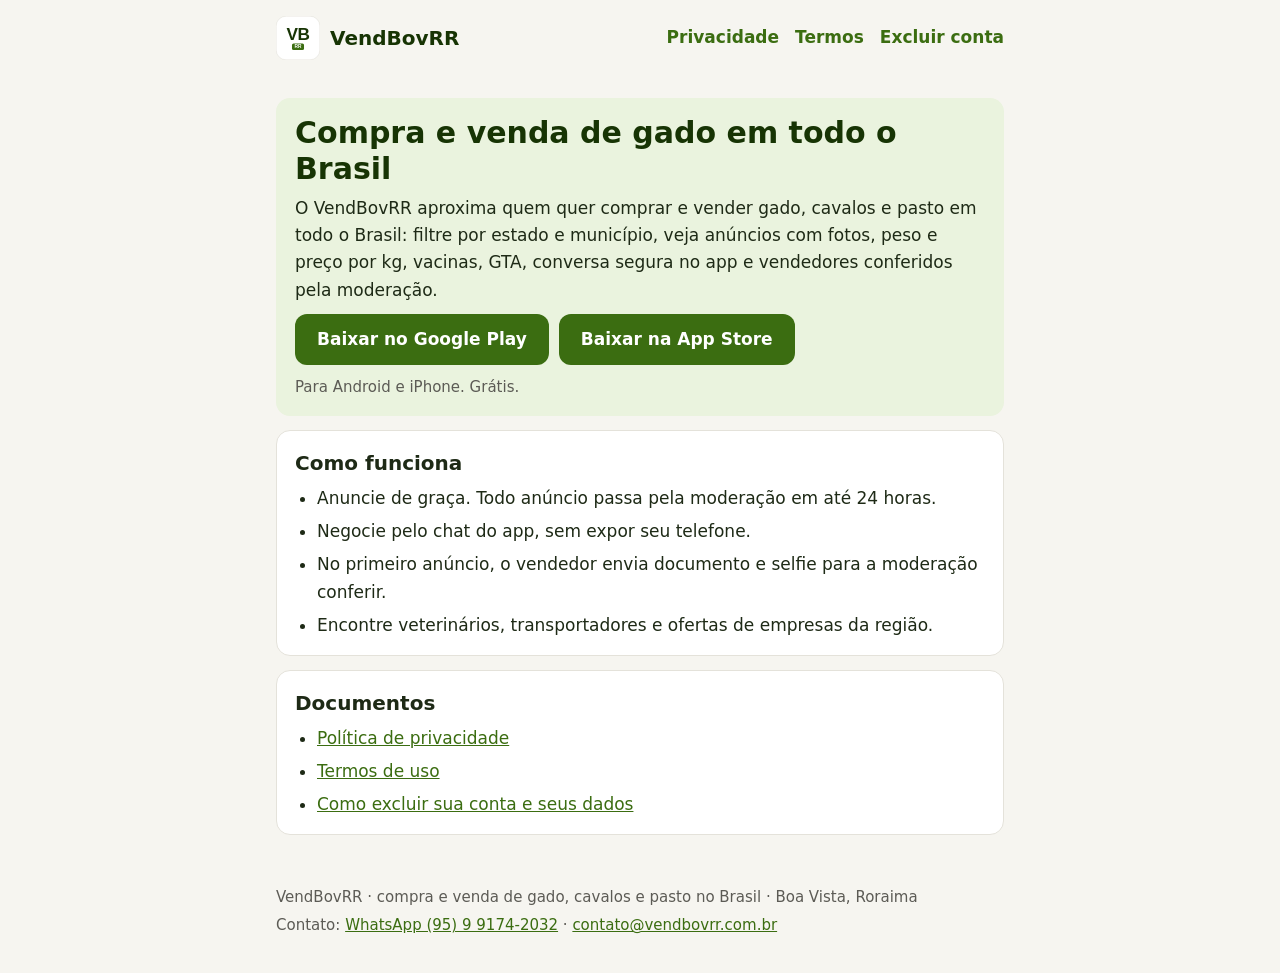
<file: index.html>
<!doctype html>
<html lang="pt-BR">
<head>
<meta charset="utf-8">
<meta name="viewport" content="width=device-width, initial-scale=1">
<title>VendBovRR</title>
<meta name="description" content="Aplicativo de compra e venda de gado, cavalos e aluguel de pasto em todo o Brasil.">
<link rel="icon" href="logo.svg" type="image/svg+xml">
<link rel="stylesheet" href="estilo.css">
</head>
<body>
<header>
  <a class="marca" href="index.html"><svg viewBox="0 0 1024 1024" aria-hidden="true" class="logo"><rect x="4" y="4" width="1016" height="1016" rx="230" fill="#ffffff" stroke="#D3D1C7" stroke-width="8"/><text x="512" y="560" text-anchor="middle" font-family="Arial, Helvetica, sans-serif" font-size="400" font-weight="700" fill="#173404" letter-spacing="-12">VB</text><rect x="372" y="640" width="280" height="150" rx="36" fill="#3B6D11"/><text x="512" y="756" text-anchor="middle" font-family="Arial, Helvetica, sans-serif" font-size="112" font-weight="700" fill="#ffffff">RR</text></svg><span>VendBovRR</span></a>
  <nav aria-label="Páginas">
    <a href="privacidade.html">Privacidade</a>
    <a href="termos.html">Termos</a>
    <a href="excluir-conta.html">Excluir conta</a>
  </nav>
</header>
<main>
  <section class="destaque">
    <h1>Compra e venda de gado em todo o Brasil</h1>
    <p>O VendBovRR aproxima quem quer comprar e vender gado, cavalos e pasto em todo o Brasil: filtre por estado e município, veja anúncios com fotos, peso e preço por kg, vacinas, GTA, conversa segura no app e vendedores conferidos pela moderação.</p>
    <p class="lojas"><a class="botao-loja" data-loja="play" href="https://play.google.com/store/apps/details?id=br.com.vendbovrr.app">Baixar no Google Play</a> <a class="botao-loja" data-loja="apple" href="https://apps.apple.com/br/app/id6834629977">Baixar na App Store</a></p>
    <p class="nota">Para Android e iPhone. Grátis.</p>
  </section>
<script>
(function () {
  var ua = navigator.userAgent || '';
  var android = /Android/i.test(ua);
  var ios = /iPhone|iPad|iPod/i.test(ua) || (/Macintosh/.test(ua) && navigator.maxTouchPoints > 1);
  var q = new URLSearchParams(location.search);
  var ref = [];
  ['utm_source', 'utm_medium', 'utm_campaign', 'utm_content'].forEach(function (k) { if (q.get(k)) ref.push(k + '=' + q.get(k)); });
  if (!ref.length) ref.push('utm_source=' + (document.body.dataset.origem || 'site'));
  var play = 'https://play.google.com/store/apps/details?id=br.com.vendbovrr.app&referrer=' + encodeURIComponent(ref.join('&'));
  var playApp = 'intent://details?id=br.com.vendbovrr.app&referrer=' + encodeURIComponent(ref.join('&')) +
    '#Intent;scheme=market;package=com.android.vending;S.browser_fallback_url=' + encodeURIComponent(play) + ';end';
  var appstore = 'https://apps.apple.com/br/app/id6834629977';
  window.VB_LOJA = { android: android, ios: ios, play: play, playApp: playApp, appstore: appstore };
  document.querySelectorAll('[data-loja="play"]').forEach(function (a) { a.href = android ? playApp : play; if (ios) a.hidden = true; });
  document.querySelectorAll('[data-loja="apple"]').forEach(function (a) { if (android) a.hidden = true; });
  document.querySelectorAll('[data-so-computador]').forEach(function (e) { if (android || ios) e.hidden = true; });
})();
</script>
  <section>
    <h2>Como funciona</h2>
    <ul>
      <li>Anuncie de graça. Todo anúncio passa pela moderação em até 24 horas.</li>
      <li>Negocie pelo chat do app, sem expor seu telefone.</li>
      <li>No primeiro anúncio, o vendedor envia documento e selfie para a moderação conferir.</li>
      <li>Encontre veterinários, transportadores e ofertas de empresas da região.</li>
    </ul>
  </section>
  <section>
    <h2>Documentos</h2>
    <ul>
      <li><a href="privacidade.html">Política de privacidade</a></li>
      <li><a href="termos.html">Termos de uso</a></li>
      <li><a href="excluir-conta.html">Como excluir sua conta e seus dados</a></li>
    </ul>
  </section>
</main>
<footer>
  <p>VendBovRR · compra e venda de gado, cavalos e pasto no Brasil · Boa Vista, Roraima</p>
  <p>Contato: <a href="https://wa.me/5595991742032">WhatsApp (95) 9 9174-2032</a> · <a href="mailto:contato@vendbovrr.com.br">contato@vendbovrr.com.br</a></p>
</footer>
</body>
</html>
</file>
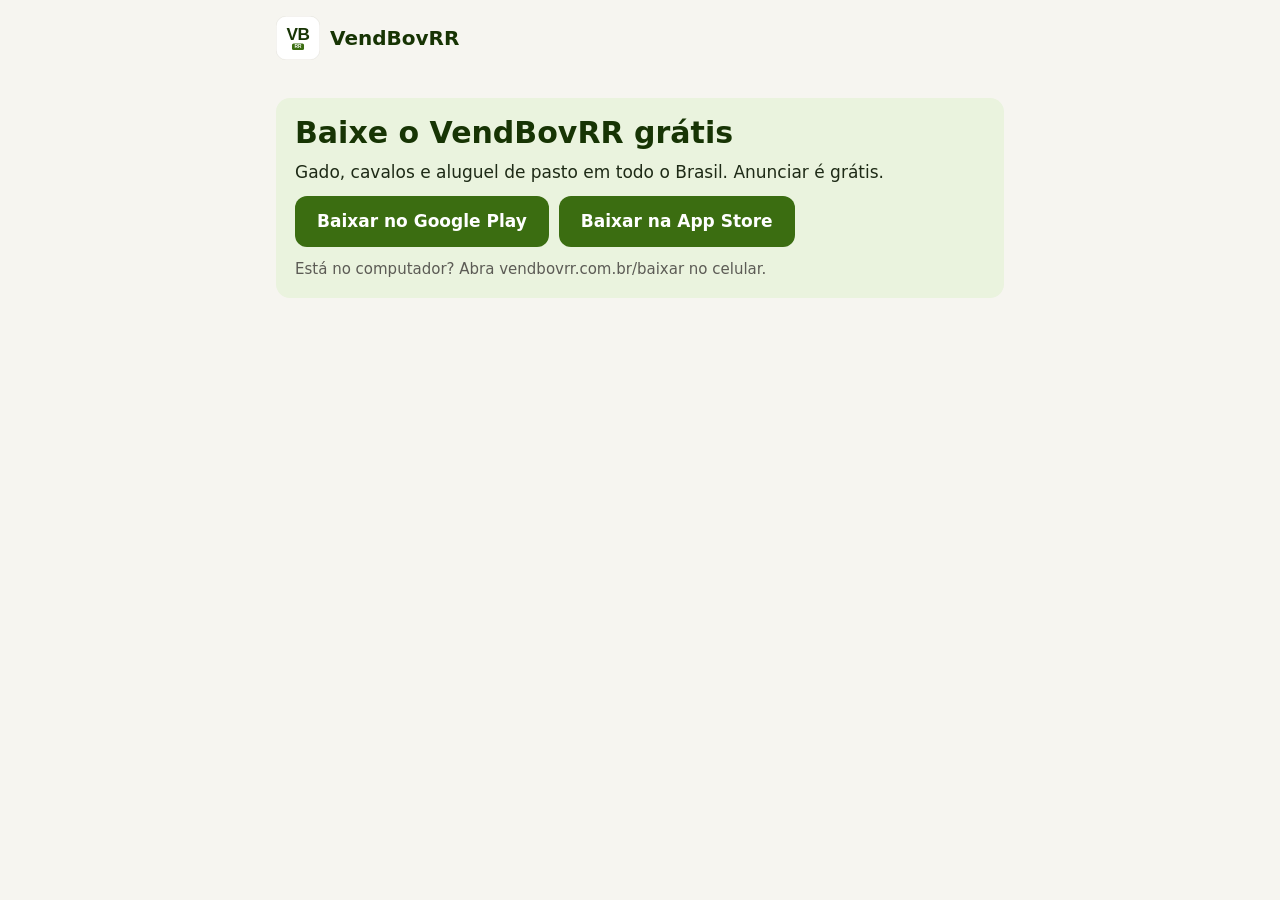
<file: baixar/index.html>
<!doctype html>
<html lang="pt-BR">
<head>
<meta charset="utf-8">
<meta name="viewport" content="width=device-width, initial-scale=1">
<base href="/">
<title>Baixar o VendBovRR</title>
<meta name="description" content="Baixe grátis o VendBovRR, app de compra e venda de gado, cavalos e pasto em todo o Brasil. Android e iPhone.">
<link rel="icon" href="logo.svg" type="image/svg+xml">
<link rel="stylesheet" href="estilo.css">
</head>
<body data-origem="baixar">
<header>
  <a class="marca" href="index.html"><svg viewBox="0 0 1024 1024" aria-hidden="true" class="logo"><rect x="4" y="4" width="1016" height="1016" rx="230" fill="#ffffff" stroke="#D3D1C7" stroke-width="8"/><text x="512" y="560" text-anchor="middle" font-family="Arial, Helvetica, sans-serif" font-size="400" font-weight="700" fill="#173404" letter-spacing="-12">VB</text><rect x="372" y="640" width="280" height="150" rx="36" fill="#3B6D11"/><text x="512" y="756" text-anchor="middle" font-family="Arial, Helvetica, sans-serif" font-size="112" font-weight="700" fill="#ffffff">RR</text></svg><span>VendBovRR</span></a>
</header>
<main>
  <section class="destaque">
    <h1>Baixe o VendBovRR grátis</h1>
    <p>Gado, cavalos e aluguel de pasto em todo o Brasil. Anunciar é grátis.</p>
    <p class="lojas"><a class="botao-loja" data-loja="play" href="https://play.google.com/store/apps/details?id=br.com.vendbovrr.app">Baixar no Google Play</a> <a class="botao-loja" data-loja="apple" href="https://apps.apple.com/br/app/id6834629977">Baixar na App Store</a></p>
    <p class="nota" id="abrindo" hidden>Abrindo a loja do seu celular... Se não abrir, toque no botão acima.</p>
    <p class="nota" data-so-computador>Está no computador? Abra vendbovrr.com.br/baixar no celular.</p>
  </section>
</main>
<script>
(function () {
  var ua = navigator.userAgent || '';
  var android = /Android/i.test(ua);
  var ios = /iPhone|iPad|iPod/i.test(ua) || (/Macintosh/.test(ua) && navigator.maxTouchPoints > 1);
  var q = new URLSearchParams(location.search);
  var ref = [];
  ['utm_source', 'utm_medium', 'utm_campaign', 'utm_content'].forEach(function (k) { if (q.get(k)) ref.push(k + '=' + q.get(k)); });
  if (!ref.length) ref.push('utm_source=' + (document.body.dataset.origem || 'site'));
  var play = 'https://play.google.com/store/apps/details?id=br.com.vendbovrr.app&referrer=' + encodeURIComponent(ref.join('&'));
  var playApp = 'intent://details?id=br.com.vendbovrr.app&referrer=' + encodeURIComponent(ref.join('&')) +
    '#Intent;scheme=market;package=com.android.vending;S.browser_fallback_url=' + encodeURIComponent(play) + ';end';
  var appstore = 'https://apps.apple.com/br/app/id6834629977';
  window.VB_LOJA = { android: android, ios: ios, play: play, playApp: playApp, appstore: appstore };
  document.querySelectorAll('[data-loja="play"]').forEach(function (a) { a.href = android ? playApp : play; if (ios) a.hidden = true; });
  document.querySelectorAll('[data-loja="apple"]').forEach(function (a) { if (android) a.hidden = true; });
  document.querySelectorAll('[data-so-computador]').forEach(function (e) { if (android || ios) e.hidden = true; });
})();
</script>
<script>
(function () {
  var l = window.VB_LOJA;
  if (!l || !(l.android || l.ios)) return;
  document.getElementById('abrindo').hidden = false;
  location.href = l.android ? l.playApp : l.appstore;
})();
</script>
</body>
</html>
</file>
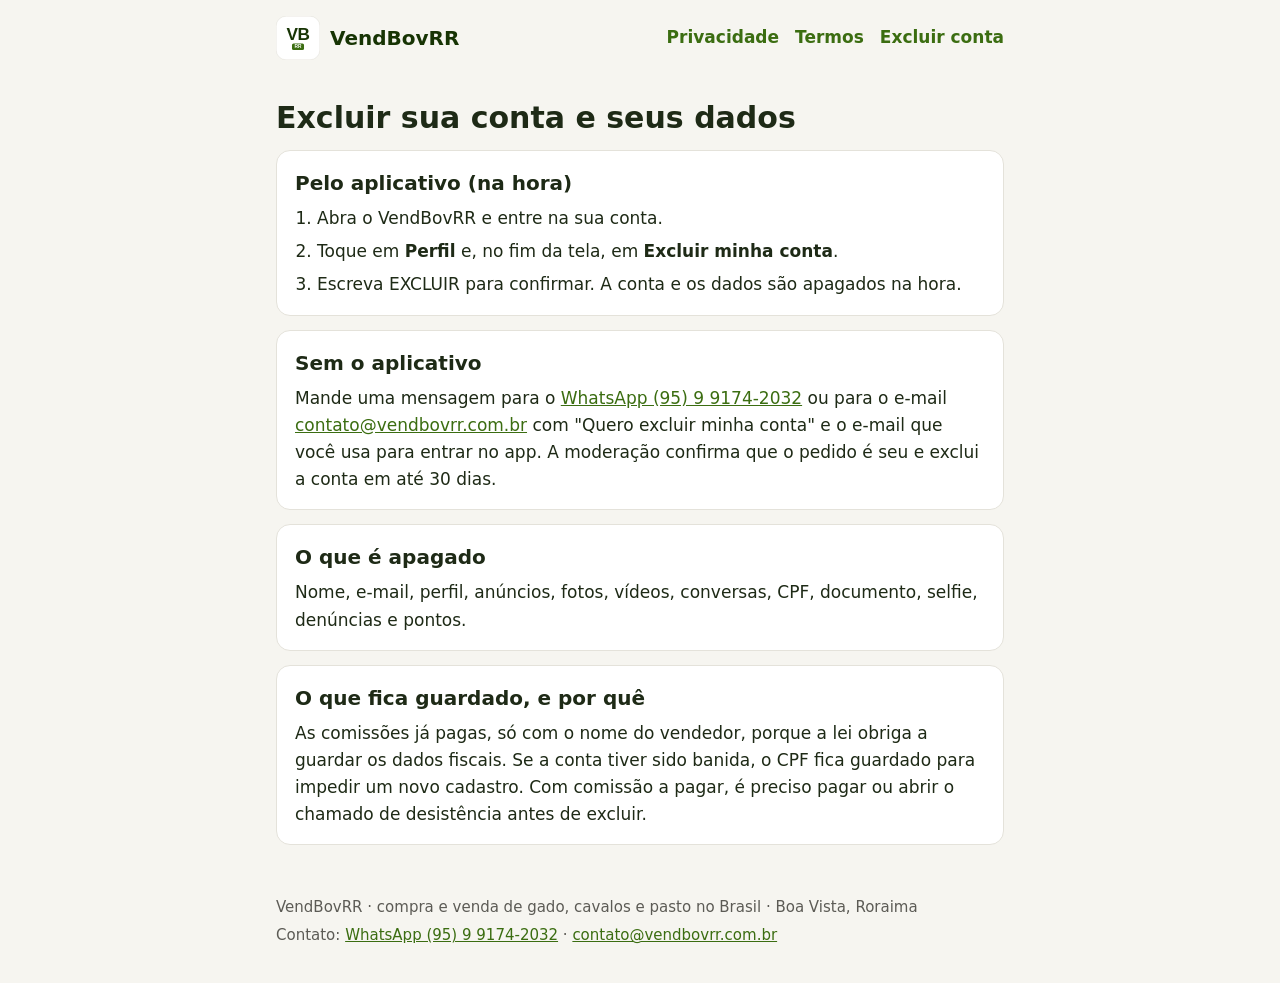
<file: excluir-conta.html>
<!doctype html>
<html lang="pt-BR">
<head>
<meta charset="utf-8">
<meta name="viewport" content="width=device-width, initial-scale=1">
<title>Excluir conta · VendBovRR</title>
<meta name="description" content="Como pedir a exclusão da sua conta e dos seus dados no VendBovRR.">
<link rel="icon" href="logo.svg" type="image/svg+xml">
<link rel="stylesheet" href="estilo.css">
</head>
<body>
<header>
  <a class="marca" href="index.html"><svg viewBox="0 0 1024 1024" aria-hidden="true" class="logo"><rect x="4" y="4" width="1016" height="1016" rx="230" fill="#ffffff" stroke="#D3D1C7" stroke-width="8"/><text x="512" y="560" text-anchor="middle" font-family="Arial, Helvetica, sans-serif" font-size="400" font-weight="700" fill="#173404" letter-spacing="-12">VB</text><rect x="372" y="640" width="280" height="150" rx="36" fill="#3B6D11"/><text x="512" y="756" text-anchor="middle" font-family="Arial, Helvetica, sans-serif" font-size="112" font-weight="700" fill="#ffffff">RR</text></svg><span>VendBovRR</span></a>
  <nav aria-label="Páginas">
    <a href="privacidade.html">Privacidade</a>
    <a href="termos.html">Termos</a>
    <a href="excluir-conta.html">Excluir conta</a>
  </nav>
</header>
<main>
  <h1>Excluir sua conta e seus dados</h1>
  <section>
    <h2>Pelo aplicativo (na hora)</h2>
    <ol>
      <li>Abra o VendBovRR e entre na sua conta.</li>
      <li>Toque em <strong>Perfil</strong> e, no fim da tela, em <strong>Excluir minha conta</strong>.</li>
      <li>Escreva EXCLUIR para confirmar. A conta e os dados são apagados na hora.</li>
    </ol>
  </section>
  <section>
    <h2>Sem o aplicativo</h2>
    <p>Mande uma mensagem para o <a href="https://wa.me/5595991742032">WhatsApp (95) 9 9174-2032</a> ou para o e-mail <a href="mailto:contato@vendbovrr.com.br">contato@vendbovrr.com.br</a> com "Quero excluir minha conta" e o e-mail que você usa para entrar no app. A moderação confirma que o pedido é seu e exclui a conta em até 30 dias.</p>
  </section>
  <section>
    <h2>O que é apagado</h2>
    <p>Nome, e-mail, perfil, anúncios, fotos, vídeos, conversas, CPF, documento, selfie, denúncias e pontos.</p>
  </section>
  <section>
    <h2>O que fica guardado, e por quê</h2>
    <p>As comissões já pagas, só com o nome do vendedor, porque a lei obriga a guardar os dados fiscais. Se a conta tiver sido banida, o CPF fica guardado para impedir um novo cadastro. Com comissão a pagar, é preciso pagar ou abrir o chamado de desistência antes de excluir.</p>
  </section>
</main>
<footer>
  <p>VendBovRR · compra e venda de gado, cavalos e pasto no Brasil · Boa Vista, Roraima</p>
  <p>Contato: <a href="https://wa.me/5595991742032">WhatsApp (95) 9 9174-2032</a> · <a href="mailto:contato@vendbovrr.com.br">contato@vendbovrr.com.br</a></p>
</footer>
</body>
</html>
</file>
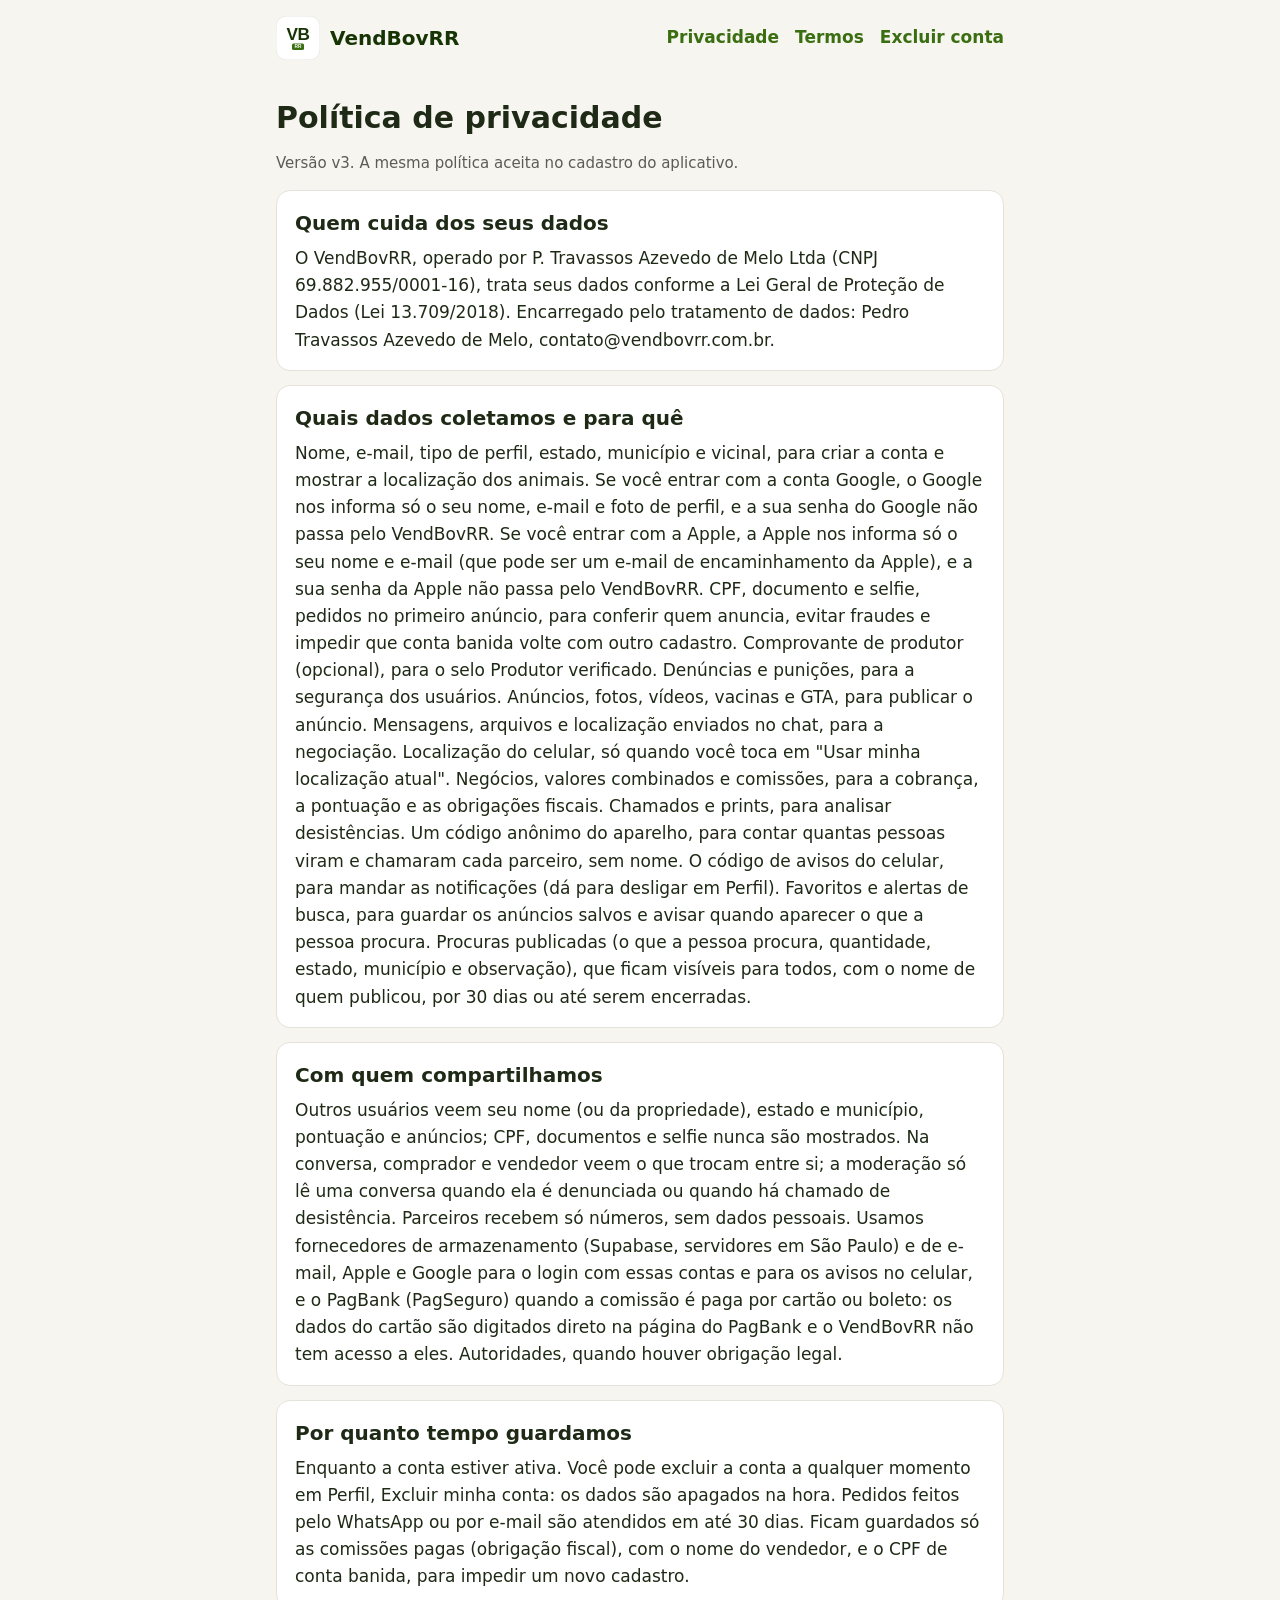
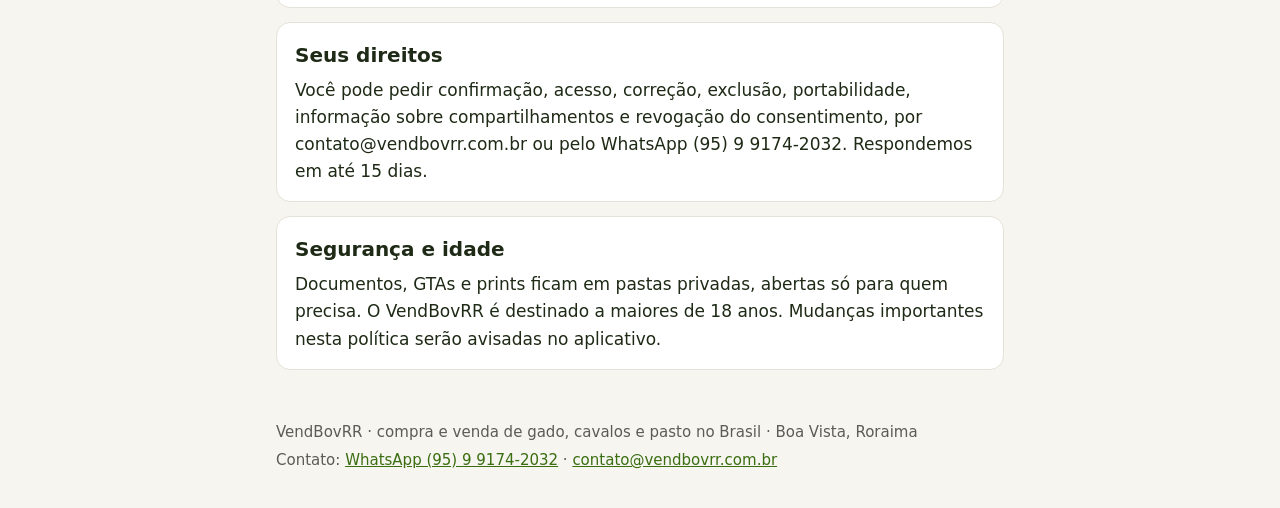
<file: privacidade.html>
<!doctype html>
<html lang="pt-BR">
<head>
<meta charset="utf-8">
<meta name="viewport" content="width=device-width, initial-scale=1">
<title>Política de privacidade · VendBovRR</title>
<meta name="description" content="Como o VendBovRR trata os seus dados, conforme a LGPD.">
<link rel="icon" href="logo.svg" type="image/svg+xml">
<link rel="stylesheet" href="estilo.css">
</head>
<body>
<header>
  <a class="marca" href="index.html"><svg viewBox="0 0 1024 1024" aria-hidden="true" class="logo"><rect x="4" y="4" width="1016" height="1016" rx="230" fill="#ffffff" stroke="#D3D1C7" stroke-width="8"/><text x="512" y="560" text-anchor="middle" font-family="Arial, Helvetica, sans-serif" font-size="400" font-weight="700" fill="#173404" letter-spacing="-12">VB</text><rect x="372" y="640" width="280" height="150" rx="36" fill="#3B6D11"/><text x="512" y="756" text-anchor="middle" font-family="Arial, Helvetica, sans-serif" font-size="112" font-weight="700" fill="#ffffff">RR</text></svg><span>VendBovRR</span></a>
  <nav aria-label="Páginas">
    <a href="privacidade.html">Privacidade</a>
    <a href="termos.html">Termos</a>
    <a href="excluir-conta.html">Excluir conta</a>
  </nav>
</header>
<main>
  <h1>Política de privacidade</h1>
  <p class="nota">Versão v3. A mesma política aceita no cadastro do aplicativo.</p>
  <section>
    <h2>Quem cuida dos seus dados</h2>
    <p>O VendBovRR, operado por P. Travassos Azevedo de Melo Ltda (CNPJ 69.882.955/0001-16), trata seus dados conforme a Lei Geral de Proteção de Dados (Lei 13.709/2018). Encarregado pelo tratamento de dados: Pedro Travassos Azevedo de Melo, contato@vendbovrr.com.br.</p>
  </section>
  <section>
    <h2>Quais dados coletamos e para quê</h2>
    <p>Nome, e-mail, tipo de perfil, estado, município e vicinal, para criar a conta e mostrar a localização dos animais. Se você entrar com a conta Google, o Google nos informa só o seu nome, e-mail e foto de perfil, e a sua senha do Google não passa pelo VendBovRR. Se você entrar com a Apple, a Apple nos informa só o seu nome e e-mail (que pode ser um e-mail de encaminhamento da Apple), e a sua senha da Apple não passa pelo VendBovRR. CPF, documento e selfie, pedidos no primeiro anúncio, para conferir quem anuncia, evitar fraudes e impedir que conta banida volte com outro cadastro. Comprovante de produtor (opcional), para o selo Produtor verificado. Denúncias e punições, para a segurança dos usuários. Anúncios, fotos, vídeos, vacinas e GTA, para publicar o anúncio. Mensagens, arquivos e localização enviados no chat, para a negociação. Localização do celular, só quando você toca em "Usar minha localização atual". Negócios, valores combinados e comissões, para a cobrança, a pontuação e as obrigações fiscais. Chamados e prints, para analisar desistências. Um código anônimo do aparelho, para contar quantas pessoas viram e chamaram cada parceiro, sem nome. O código de avisos do celular, para mandar as notificações (dá para desligar em Perfil). Favoritos e alertas de busca, para guardar os anúncios salvos e avisar quando aparecer o que a pessoa procura. Procuras publicadas (o que a pessoa procura, quantidade, estado, município e observação), que ficam visíveis para todos, com o nome de quem publicou, por 30 dias ou até serem encerradas.</p>
  </section>
  <section>
    <h2>Com quem compartilhamos</h2>
    <p>Outros usuários veem seu nome (ou da propriedade), estado e município, pontuação e anúncios; CPF, documentos e selfie nunca são mostrados. Na conversa, comprador e vendedor veem o que trocam entre si; a moderação só lê uma conversa quando ela é denunciada ou quando há chamado de desistência. Parceiros recebem só números, sem dados pessoais. Usamos fornecedores de armazenamento (Supabase, servidores em São Paulo) e de e-mail, Apple e Google para o login com essas contas e para os avisos no celular, e o PagBank (PagSeguro) quando a comissão é paga por cartão ou boleto: os dados do cartão são digitados direto na página do PagBank e o VendBovRR não tem acesso a eles. Autoridades, quando houver obrigação legal.</p>
  </section>
  <section>
    <h2>Por quanto tempo guardamos</h2>
    <p>Enquanto a conta estiver ativa. Você pode excluir a conta a qualquer momento em Perfil, Excluir minha conta: os dados são apagados na hora. Pedidos feitos pelo WhatsApp ou por e-mail são atendidos em até 30 dias. Ficam guardados só as comissões pagas (obrigação fiscal), com o nome do vendedor, e o CPF de conta banida, para impedir um novo cadastro.</p>
  </section>
  <section>
    <h2>Seus direitos</h2>
    <p>Você pode pedir confirmação, acesso, correção, exclusão, portabilidade, informação sobre compartilhamentos e revogação do consentimento, por contato@vendbovrr.com.br ou pelo WhatsApp (95) 9 9174-2032. Respondemos em até 15 dias.</p>
  </section>
  <section>
    <h2>Segurança e idade</h2>
    <p>Documentos, GTAs e prints ficam em pastas privadas, abertas só para quem precisa. O VendBovRR é destinado a maiores de 18 anos. Mudanças importantes nesta política serão avisadas no aplicativo.</p>
  </section>
</main>
<footer>
  <p>VendBovRR · compra e venda de gado, cavalos e pasto no Brasil · Boa Vista, Roraima</p>
  <p>Contato: <a href="https://wa.me/5595991742032">WhatsApp (95) 9 9174-2032</a> · <a href="mailto:contato@vendbovrr.com.br">contato@vendbovrr.com.br</a></p>
</footer>
</body>
</html>
</file>
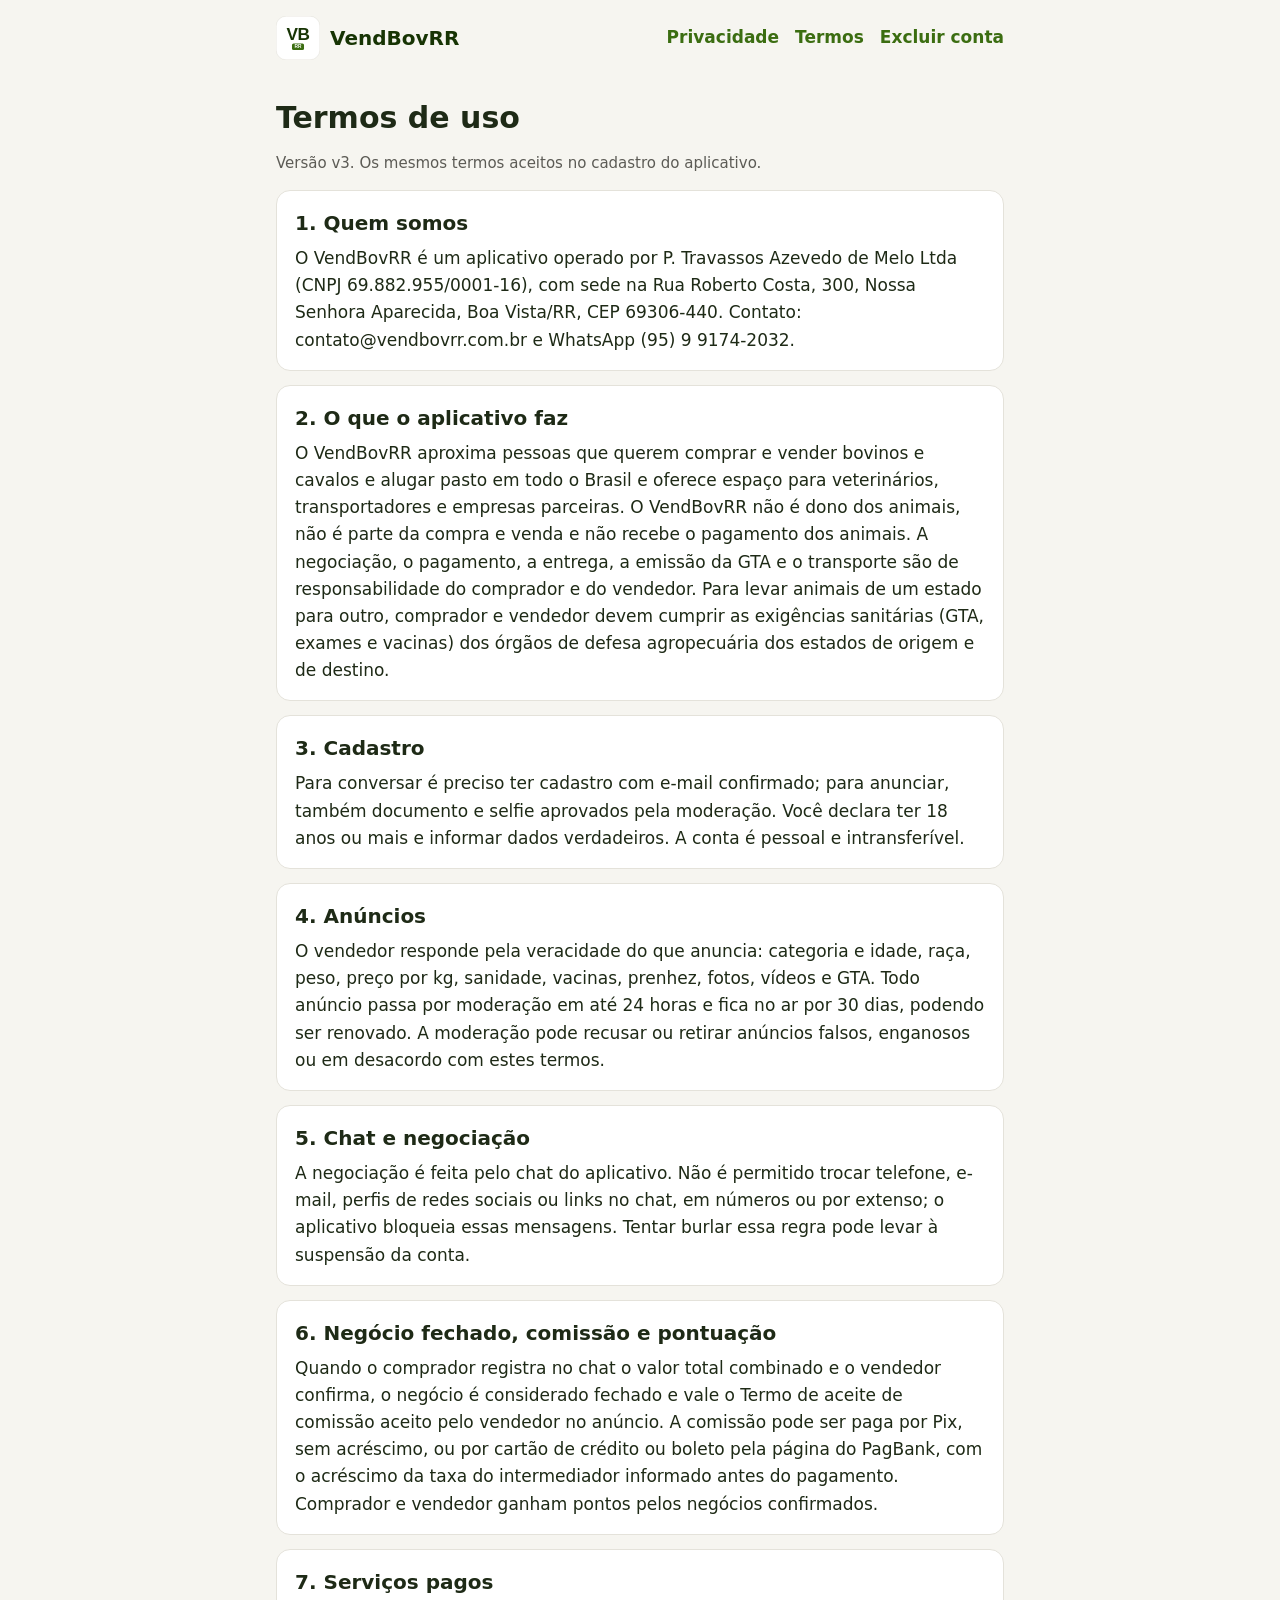
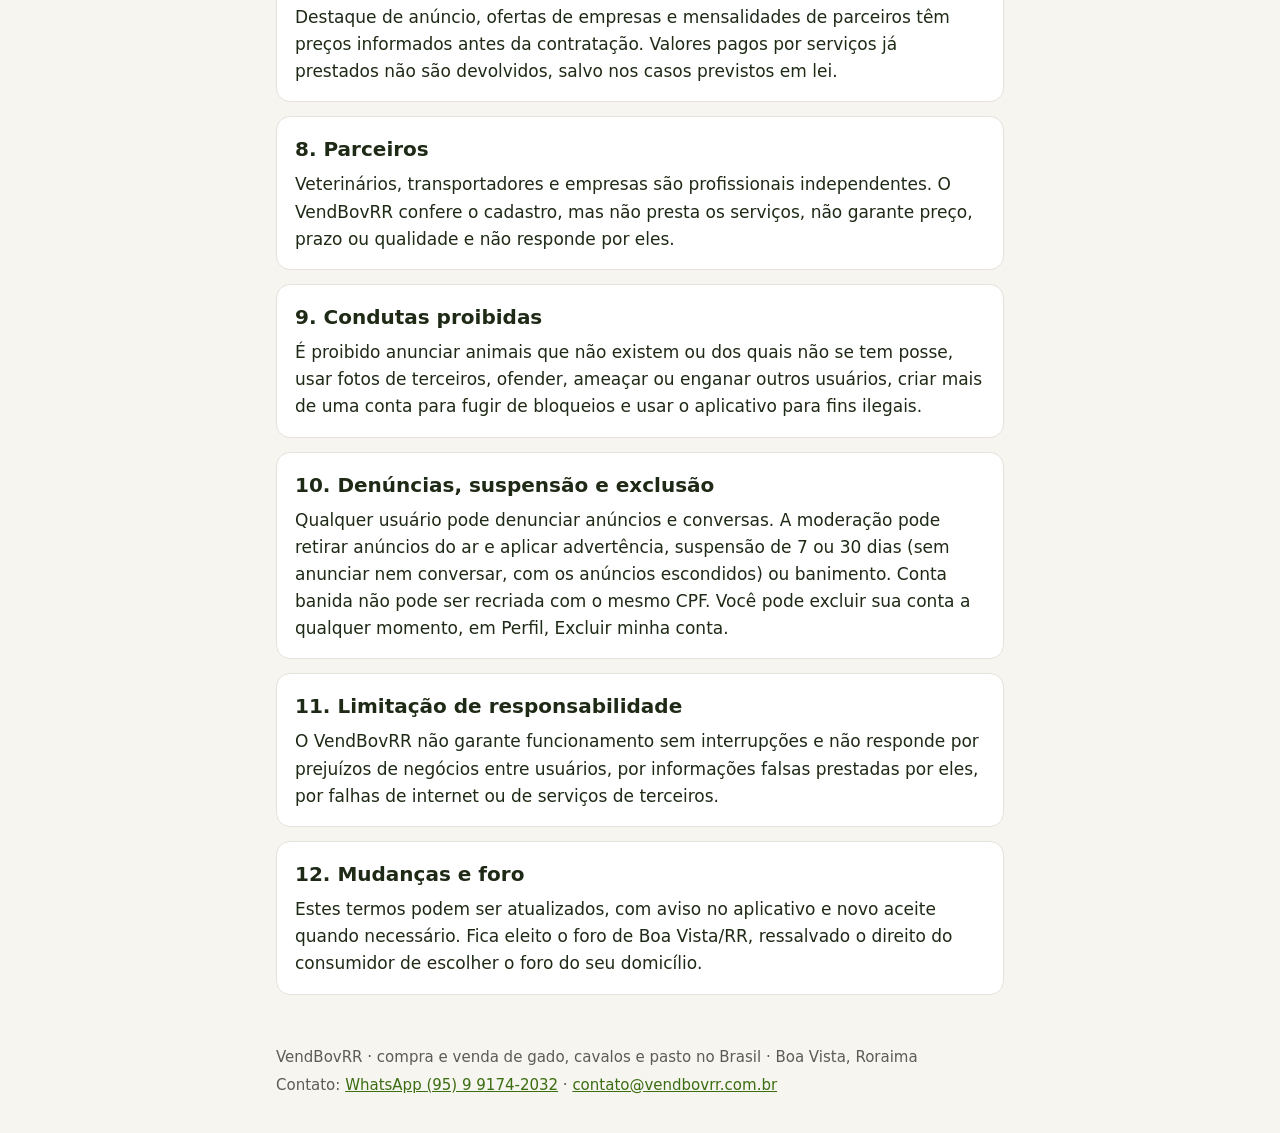
<file: termos.html>
<!doctype html>
<html lang="pt-BR">
<head>
<meta charset="utf-8">
<meta name="viewport" content="width=device-width, initial-scale=1">
<title>Termos de uso · VendBovRR</title>
<meta name="description" content="Regras de uso do aplicativo VendBovRR.">
<link rel="icon" href="logo.svg" type="image/svg+xml">
<link rel="stylesheet" href="estilo.css">
</head>
<body>
<header>
  <a class="marca" href="index.html"><svg viewBox="0 0 1024 1024" aria-hidden="true" class="logo"><rect x="4" y="4" width="1016" height="1016" rx="230" fill="#ffffff" stroke="#D3D1C7" stroke-width="8"/><text x="512" y="560" text-anchor="middle" font-family="Arial, Helvetica, sans-serif" font-size="400" font-weight="700" fill="#173404" letter-spacing="-12">VB</text><rect x="372" y="640" width="280" height="150" rx="36" fill="#3B6D11"/><text x="512" y="756" text-anchor="middle" font-family="Arial, Helvetica, sans-serif" font-size="112" font-weight="700" fill="#ffffff">RR</text></svg><span>VendBovRR</span></a>
  <nav aria-label="Páginas">
    <a href="privacidade.html">Privacidade</a>
    <a href="termos.html">Termos</a>
    <a href="excluir-conta.html">Excluir conta</a>
  </nav>
</header>
<main>
  <h1>Termos de uso</h1>
  <p class="nota">Versão v3. Os mesmos termos aceitos no cadastro do aplicativo.</p>
  <section>
    <h2>1. Quem somos</h2>
    <p>O VendBovRR é um aplicativo operado por P. Travassos Azevedo de Melo Ltda (CNPJ 69.882.955/0001-16), com sede na Rua Roberto Costa, 300, Nossa Senhora Aparecida, Boa Vista/RR, CEP 69306-440. Contato: contato@vendbovrr.com.br e WhatsApp (95) 9 9174-2032.</p>
  </section>
  <section>
    <h2>2. O que o aplicativo faz</h2>
    <p>O VendBovRR aproxima pessoas que querem comprar e vender bovinos e cavalos e alugar pasto em todo o Brasil e oferece espaço para veterinários, transportadores e empresas parceiras. O VendBovRR não é dono dos animais, não é parte da compra e venda e não recebe o pagamento dos animais. A negociação, o pagamento, a entrega, a emissão da GTA e o transporte são de responsabilidade do comprador e do vendedor. Para levar animais de um estado para outro, comprador e vendedor devem cumprir as exigências sanitárias (GTA, exames e vacinas) dos órgãos de defesa agropecuária dos estados de origem e de destino.</p>
  </section>
  <section>
    <h2>3. Cadastro</h2>
    <p>Para conversar é preciso ter cadastro com e-mail confirmado; para anunciar, também documento e selfie aprovados pela moderação. Você declara ter 18 anos ou mais e informar dados verdadeiros. A conta é pessoal e intransferível.</p>
  </section>
  <section>
    <h2>4. Anúncios</h2>
    <p>O vendedor responde pela veracidade do que anuncia: categoria e idade, raça, peso, preço por kg, sanidade, vacinas, prenhez, fotos, vídeos e GTA. Todo anúncio passa por moderação em até 24 horas e fica no ar por 30 dias, podendo ser renovado. A moderação pode recusar ou retirar anúncios falsos, enganosos ou em desacordo com estes termos.</p>
  </section>
  <section>
    <h2>5. Chat e negociação</h2>
    <p>A negociação é feita pelo chat do aplicativo. Não é permitido trocar telefone, e-mail, perfis de redes sociais ou links no chat, em números ou por extenso; o aplicativo bloqueia essas mensagens. Tentar burlar essa regra pode levar à suspensão da conta.</p>
  </section>
  <section>
    <h2>6. Negócio fechado, comissão e pontuação</h2>
    <p>Quando o comprador registra no chat o valor total combinado e o vendedor confirma, o negócio é considerado fechado e vale o Termo de aceite de comissão aceito pelo vendedor no anúncio. A comissão pode ser paga por Pix, sem acréscimo, ou por cartão de crédito ou boleto pela página do PagBank, com o acréscimo da taxa do intermediador informado antes do pagamento. Comprador e vendedor ganham pontos pelos negócios confirmados.</p>
  </section>
  <section>
    <h2>7. Serviços pagos</h2>
    <p>Destaque de anúncio, ofertas de empresas e mensalidades de parceiros têm preços informados antes da contratação. Valores pagos por serviços já prestados não são devolvidos, salvo nos casos previstos em lei.</p>
  </section>
  <section>
    <h2>8. Parceiros</h2>
    <p>Veterinários, transportadores e empresas são profissionais independentes. O VendBovRR confere o cadastro, mas não presta os serviços, não garante preço, prazo ou qualidade e não responde por eles.</p>
  </section>
  <section>
    <h2>9. Condutas proibidas</h2>
    <p>É proibido anunciar animais que não existem ou dos quais não se tem posse, usar fotos de terceiros, ofender, ameaçar ou enganar outros usuários, criar mais de uma conta para fugir de bloqueios e usar o aplicativo para fins ilegais.</p>
  </section>
  <section>
    <h2>10. Denúncias, suspensão e exclusão</h2>
    <p>Qualquer usuário pode denunciar anúncios e conversas. A moderação pode retirar anúncios do ar e aplicar advertência, suspensão de 7 ou 30 dias (sem anunciar nem conversar, com os anúncios escondidos) ou banimento. Conta banida não pode ser recriada com o mesmo CPF. Você pode excluir sua conta a qualquer momento, em Perfil, Excluir minha conta.</p>
  </section>
  <section>
    <h2>11. Limitação de responsabilidade</h2>
    <p>O VendBovRR não garante funcionamento sem interrupções e não responde por prejuízos de negócios entre usuários, por informações falsas prestadas por eles, por falhas de internet ou de serviços de terceiros.</p>
  </section>
  <section>
    <h2>12. Mudanças e foro</h2>
    <p>Estes termos podem ser atualizados, com aviso no aplicativo e novo aceite quando necessário. Fica eleito o foro de Boa Vista/RR, ressalvado o direito do consumidor de escolher o foro do seu domicílio.</p>
  </section>
</main>
<footer>
  <p>VendBovRR · compra e venda de gado, cavalos e pasto no Brasil · Boa Vista, Roraima</p>
  <p>Contato: <a href="https://wa.me/5595991742032">WhatsApp (95) 9 9174-2032</a> · <a href="mailto:contato@vendbovrr.com.br">contato@vendbovrr.com.br</a></p>
</footer>
</body>
</html>
</file>
<file: estilo.css>
/* Site público do VendBovRR: mesmas cores do app (src/constants/theme.ts). */
:root {
  --verde: #3B6D11;
  --verde-escuro: #173404;
  --verde-claro: #EAF3DE;
  --fundo: #F6F5F0;
  --cartao: #FFFFFF;
  --borda: #E4E2DA;
  --texto: #1E2A16;
  --texto-secundario: #5C5B55;
  --marca: #FAEEDA;
}

@media (prefers-color-scheme: dark) {
  :root {
    --verde: #97C459;
    --verde-escuro: #C0DD97;
    --verde-claro: #22351A;
    --fundo: #121611;
    --cartao: #1B2018;
    --borda: #2E352A;
    --texto: #ECEFE8;
    --texto-secundario: #A9AEA3;
    --marca: #4A3A1E;
  }
}

* { box-sizing: border-box; }

body {
  margin: 0;
  background: var(--fundo);
  color: var(--texto);
  font-family: system-ui, -apple-system, "Segoe UI", Roboto, Arial, sans-serif;
  font-size: 17px;
  line-height: 1.6;
}

header {
  display: flex;
  flex-wrap: wrap;
  align-items: center;
  justify-content: space-between;
  gap: 12px;
  max-width: 760px;
  margin: 0 auto;
  padding: 16px;
}

.marca {
  display: flex;
  align-items: center;
  gap: 10px;
  color: var(--verde-escuro);
  font-size: 20px;
  font-weight: 800;
  text-decoration: none;
}

.logo { width: 44px; height: 44px; flex: none; }

nav { display: flex; flex-wrap: wrap; gap: 16px; }
nav a { color: var(--verde); font-weight: 600; text-decoration: none; }
nav a:hover, nav a:focus-visible { text-decoration: underline; }

main {
  max-width: 760px;
  margin: 0 auto;
  padding: 8px 16px 32px;
}

h1 { font-size: 30px; line-height: 1.2; margin: 16px 0 8px; }
h2 { font-size: 20px; margin: 0 0 6px; }

section {
  background: var(--cartao);
  border: 1px solid var(--borda);
  border-radius: 14px;
  padding: 16px 18px;
  margin: 14px 0;
}

section p { margin: 0; }
ul, ol { margin: 0; padding-left: 22px; }
li + li { margin-top: 6px; }

.destaque { background: var(--verde-claro); border-color: transparent; }
.destaque h1 { color: var(--verde-escuro); margin-top: 0; }
.destaque p + p { margin-top: 10px; }

.nota { color: var(--texto-secundario); font-size: 15px; }

a { color: var(--verde); }

mark {
  background: var(--marca);
  color: inherit;
  padding: 0 3px;
  border-radius: 4px;
}

footer {
  max-width: 760px;
  margin: 0 auto;
  padding: 0 16px 32px;
  color: var(--texto-secundario);
  font-size: 15px;
}

footer p { margin: 4px 0; }

.botao-loja {
  display: inline-block;
  padding: 12px 22px;
  border-radius: 12px;
  background: var(--verde);
  color: var(--cartao);
  font-weight: 700;
  text-decoration: none;
}
.botao-loja:hover { filter: brightness(1.08); }
.lojas { display: flex; flex-wrap: wrap; gap: 10px; }
[hidden] { display: none !important; }
</file>
